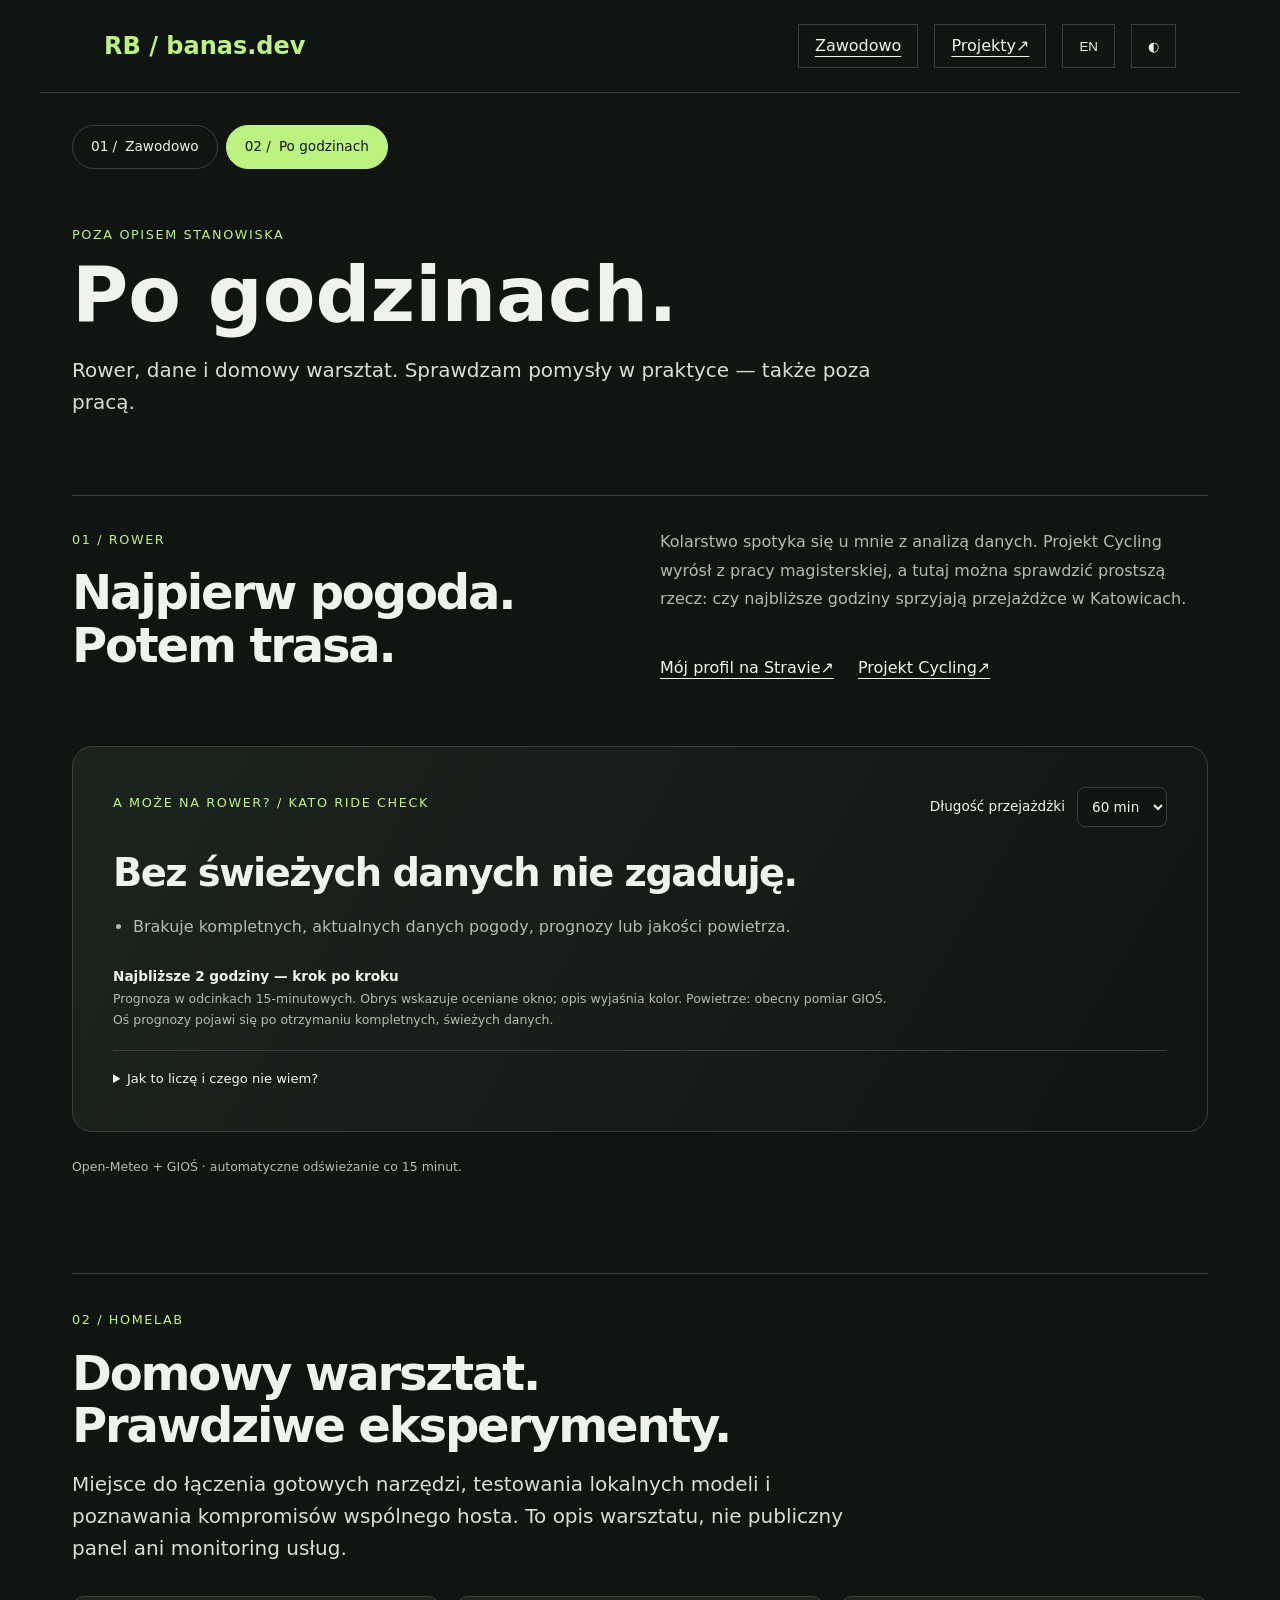
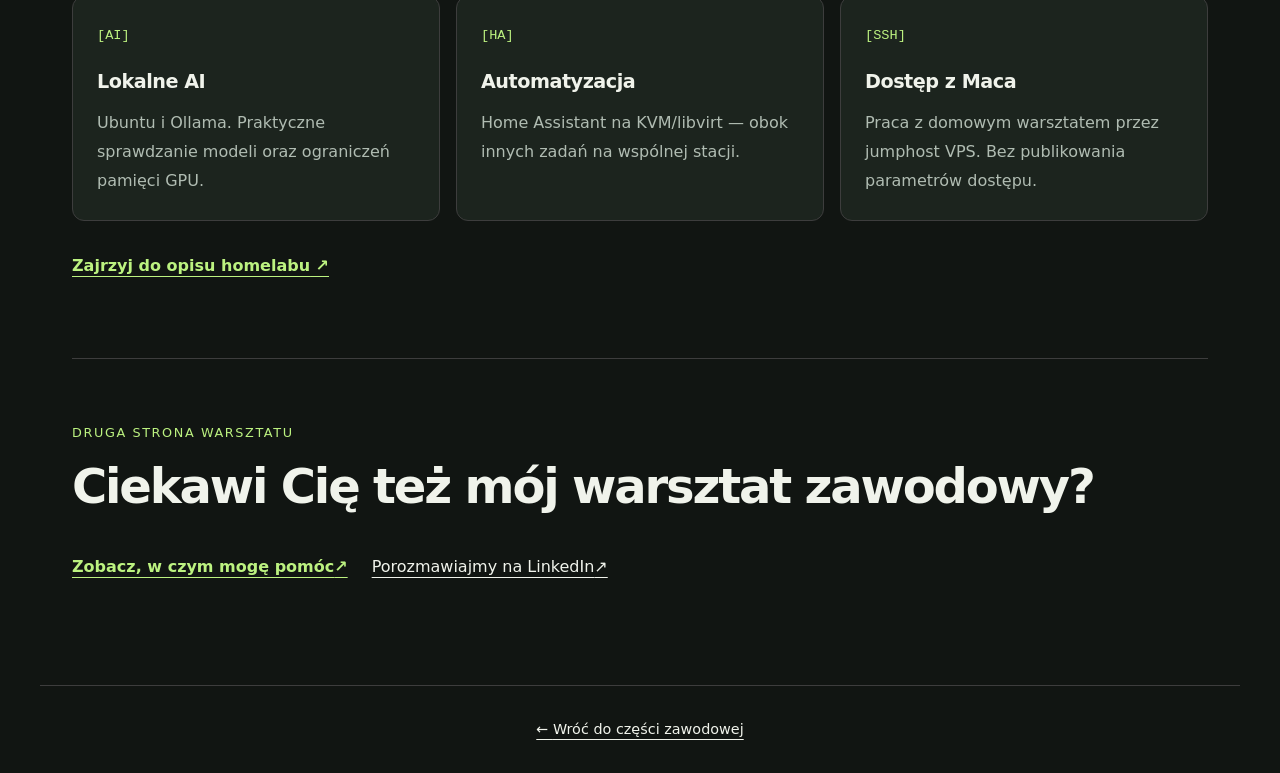
<file: hobby.html>
<!doctype html>
<html lang="pl">
<head>
    <meta charset="utf-8">
    <meta name="viewport" content="width=device-width, initial-scale=1">
    <meta name="description" content="Rafał Banaś po godzinach: rower, pogoda na przejażdżkę, domowy homelab i lokalne AI.">
    <meta http-equiv="Content-Security-Policy" content="default-src 'self'; script-src 'self'; style-src 'self'; img-src 'self'; connect-src 'self'; object-src 'none'; base-uri 'self'; form-action 'none'">
    <title>Po godzinach — Rafał Banaś</title>
    <link rel="icon" href="favicon.png">
    <link rel="stylesheet" href="assets/project-stories.css">
    <link rel="stylesheet" href="assets/ride-planner.css">
    <link rel="stylesheet" href="assets/hobbies.css">
    <script src="assets/project-stories.js" data-cfasync="false" defer></script>
    <script src="assets/ride-planner.js" data-cfasync="false" defer></script>
    <script src="assets/hobbies.js" data-cfasync="false" defer></script>
</head>
<body data-page="hobbies">
    <a class="skip-link" href="#main"><span class="lang-pl">Przejdź do treści</span><span class="lang-en">Skip to content</span></a>
    <header class="story-header">
        <a class="brand" href="index.html">RB / banas.dev</a>
        <nav class="story-nav" aria-label="Portfolio">
            <a href="index.html"><span class="lang-pl">Zawodowo</span><span class="lang-en">Professional</span></a>
            <a href="projekty.html"><span class="lang-pl">Projekty</span><span class="lang-en">Projects</span> ↗</a>
            <button class="js-control" id="storyLanguage" type="button" hidden>EN</button>
            <button class="js-control" id="storyTheme" type="button" aria-label="Jasny motyw" aria-pressed="false" hidden>◐</button>
        </nav>
    </header>
    <main id="main" class="story-page" tabindex="-1">
        <nav class="hobby-routes" aria-label="Portfolio">
            <a href="index.html">01 / <span class="lang-pl">Zawodowo</span><span class="lang-en">Professional</span></a>
            <a href="hobby.html" aria-current="page">02 / <span class="lang-pl">Po godzinach</span><span class="lang-en">After hours</span></a>
        </nav>
        <section class="story-intro" aria-labelledby="hobbies-title">
            <p class="eyebrow"><span class="lang-pl">Poza opisem stanowiska</span><span class="lang-en">Beyond the job title</span></p>
            <h1 id="hobbies-title"><span class="lang-pl">Po godzinach.</span><span class="lang-en">After hours.</span></h1>
            <p class="intro-copy"><span class="lang-pl">Rower, dane i domowy warsztat. Sprawdzam pomysły w praktyce — także poza pracą.</span><span class="lang-en">Cycling, data and a home workshop. Testing ideas in practice — outside work, too.</span></p>
        </section>
        <article class="hobby-intro">
            <div>
                <p class="eyebrow"><span class="lang-pl">01 / Rower</span><span class="lang-en">01 / Cycling</span></p>
                <h2><span class="lang-pl">Najpierw pogoda.<br>Potem trasa.</span><span class="lang-en">Weather first.<br>Route next.</span></h2>
            </div>
            <div>
                <p><span class="lang-pl">Kolarstwo spotyka się u mnie z analizą danych. Projekt Cycling wyrósł z pracy magisterskiej, a tutaj można sprawdzić prostszą rzecz: czy najbliższe godziny sprzyjają przejażdżce w Katowicach.</span><span class="lang-en">Cycling meets data analysis here. The Cycling project grew out of my master's thesis. Here, you can check something simpler: whether the next few hours look promising for a ride in Katowice.</span></p>
                <div class="case-links">
                    <a href="https://www.strava.com/athletes/9698049" target="_blank" rel="noopener"><span class="lang-pl">Mój profil na Stravie</span><span class="lang-en">My Strava profile</span> ↗</a>
                    <a href="https://cycling.banas.dev/" target="_blank" rel="noopener"><span class="lang-pl">Projekt Cycling</span><span class="lang-en">Cycling project</span> ↗</a>
                </div>
            </div>
        </article>
        <section class="ride-planner" id="ridePlanner" data-state="unknown" aria-labelledby="ride-title">
            <div class="ride-topline">
                <p class="eyebrow" id="ride-title"><span class="lang-pl">A może na rower? / Kato ride check</span><span class="lang-en">How about a ride? / Kato ride check</span></p>
                <label for="rideDuration"><span class="lang-pl">Długość przejażdżki</span><span class="lang-en">Ride duration</span>
                    <select id="rideDuration" disabled><option value="30">30 min</option><option value="60" selected>60 min</option><option value="90">90 min</option></select>
                </label>
            </div>
            <div role="status" aria-live="polite" aria-atomic="true">
                <h3 id="rideVerdict"><span class="lang-pl">Bez świeżych danych nie zgaduję.</span><span class="lang-en">No fresh data? No guessing.</span></h3>
                <p class="ride-window" id="rideWindow"></p>
                <ul class="ride-reasons" id="rideReasons"></ul>
                <p class="ride-updated" id="rideUpdated"></p>
            </div>
            <p class="ride-timeline-heading" id="ride-timeline-title"><span class="lang-pl">Najbliższe 2 godziny — krok po kroku</span><span class="lang-en">The next 2 hours — step by step</span></p>
            <p class="ride-timeline-note"><span class="lang-pl">Prognoza w odcinkach 15-minutowych. Obrys wskazuje oceniane okno; opis wyjaśnia kolor. Powietrze: obecny pomiar GIOŚ.</span><span class="lang-en">Forecast in 15-minute slots. The outline marks the assessed window; each label explains its colour. Air quality uses the current GIOŚ reading.</span></p>
            <ol class="ride-timeline" id="rideTimeline" aria-labelledby="ride-timeline-title" hidden></ol>
            <p class="ride-timeline-note" id="rideTimelineStatus"><span class="lang-pl">Oś prognozy pojawi się po otrzymaniu kompletnych, świeżych danych.</span><span class="lang-en">The forecast timeline needs complete, fresh data.</span></p>
            <details>
                <summary><span class="lang-pl">Jak to liczę i czego nie wiem?</span><span class="lang-en">How is this calculated, and what is missing?</span></summary>
                <p><span class="lang-pl">Szukam ciągłego okna w najbliższych 2 godzinach. Komfort: 10–26°C, wiatr ≤20 km/h, opady &lt;0,1 mm / 15 min, szansa opadów &lt;40%, indeks GIOŚ dobry lub bardzo dobry. Chłód, upał, mgła i opady obniżają ocenę. ≤2°C, ≥32°C, wiatr ≥35 km/h, opady ≥0,5 mm / 15 min, szansa ≥70%, śnieg, burza i oblodzenie wykluczają komfortowe okno.</span><span class="lang-en">Looking for a continuous window in the next 2 hours. Comfort: 10–26°C, wind ≤20 km/h, precipitation &lt;0.1 mm / 15 min, chance &lt;40%, good or very good GIOŚ index. Cold, heat, fog and rain lower the rating. ≤2°C, ≥32°C, wind ≥35 km/h, precipitation ≥0.5 mm / 15 min, chance ≥70%, snow, storms and icing rule out a comfortable window.</span></p>
                <p><span class="lang-pl">To autorska heurystyka komfortu, nie gwarancja bezpieczeństwa ani porada zdrowotna. Pogoda i prognoza: do 30 min, GIOŚ: do 3 h. W przyszłym oknie używam obecnej jakości powietrza, z najgorszym indeksem stacji lub zbiorczym. Brak pełnych danych oznacza brak oceny. Nie uwzględniam pory dnia, porywów, ruchu i stanu nawierzchni — sprawdź je przed wyjściem. Bez JavaScript ocena jest niedostępna.</span><span class="lang-en">A personal comfort heuristic, not a safety guarantee or medical advice. Weather and forecast: up to 30 min old; GIOŚ: up to 3 h. Future windows use current air quality, taking the worst station or aggregate index. Incomplete data means no rating. Daylight, gusts, traffic and road conditions are not included — check before leaving. JavaScript is required for a rating.</span></p>
            </details>
        </section>
        <p class="ride-timeline-note" id="hobbyDataStatus"><span class="lang-pl">Interaktywna ocena wymaga JavaScript.</span><span class="lang-en">The interactive rating requires JavaScript.</span></p>
        <article class="hobby-lab">
            <p class="eyebrow">02 / Homelab</p>
            <h2><span class="lang-pl">Domowy warsztat.<br>Prawdziwe eksperymenty.</span><span class="lang-en">A home workshop.<br>Real experiments.</span></h2>
            <p class="intro-copy"><span class="lang-pl">Miejsce do łączenia gotowych narzędzi, testowania lokalnych modeli i poznawania kompromisów wspólnego hosta. To opis warsztatu, nie publiczny panel ani monitoring usług.</span><span class="lang-en">A place to integrate existing tools, test local models and explore the trade-offs of a shared host. This is a workshop description, not a public control panel or service monitor.</span></p>
            <div class="hobby-lab-grid">
                <div><span class="hobby-symbol" aria-hidden="true">[AI]</span><h3><span class="lang-pl">Lokalne AI</span><span class="lang-en">Local AI</span></h3><p><span class="lang-pl">Ubuntu i Ollama. Praktyczne sprawdzanie modeli oraz ograniczeń pamięci GPU.</span><span class="lang-en">Ubuntu and Ollama. Exploring models and GPU memory limits in practice.</span></p></div>
                <div><span class="hobby-symbol" aria-hidden="true">[HA]</span><h3><span class="lang-pl">Automatyzacja</span><span class="lang-en">Automation</span></h3><p><span class="lang-pl">Home Assistant na KVM/libvirt — obok innych zadań na wspólnej stacji.</span><span class="lang-en">Home Assistant on KVM/libvirt, alongside other tasks on a shared workstation.</span></p></div>
                <div><span class="hobby-symbol" aria-hidden="true">[SSH]</span><h3><span class="lang-pl">Dostęp z Maca</span><span class="lang-en">Access from a Mac</span></h3><p><span class="lang-pl">Praca z domowym warsztatem przez jumphost VPS. Bez publikowania parametrów dostępu.</span><span class="lang-en">Working with the home workshop through a VPS jumphost, without publishing connection details.</span></p></div>
            </div>
            <a class="primary-link" href="index.html#homelab"><span class="lang-pl">Zajrzyj do opisu homelabu</span><span class="lang-en">Explore the homelab write-up</span> ↗</a>
        </article>
        <section class="story-contact">
            <p class="eyebrow"><span class="lang-pl">Druga strona warsztatu</span><span class="lang-en">The other side of the workshop</span></p>
            <h2><span class="lang-pl">Ciekawi Cię też mój warsztat zawodowy?</span><span class="lang-en">Curious about my professional work, too?</span></h2>
            <div class="case-links">
                <a class="primary-link" href="index.html#work"><span class="lang-pl">Zobacz, w czym mogę pomóc</span><span class="lang-en">See how I can help</span> ↗</a>
                <a href="https://linkedin.com/in/rafał-banaś-251583152" target="_blank" rel="noopener"><span class="lang-pl">Porozmawiajmy na LinkedIn</span><span class="lang-en">Let's talk on LinkedIn</span> ↗</a>
            </div>
        </section>
    </main>
    <footer class="story-footer"><a href="index.html">← <span class="lang-pl">Wróć do części zawodowej</span><span class="lang-en">Back to professional work</span></a></footer>
</body>
</html>
</file>
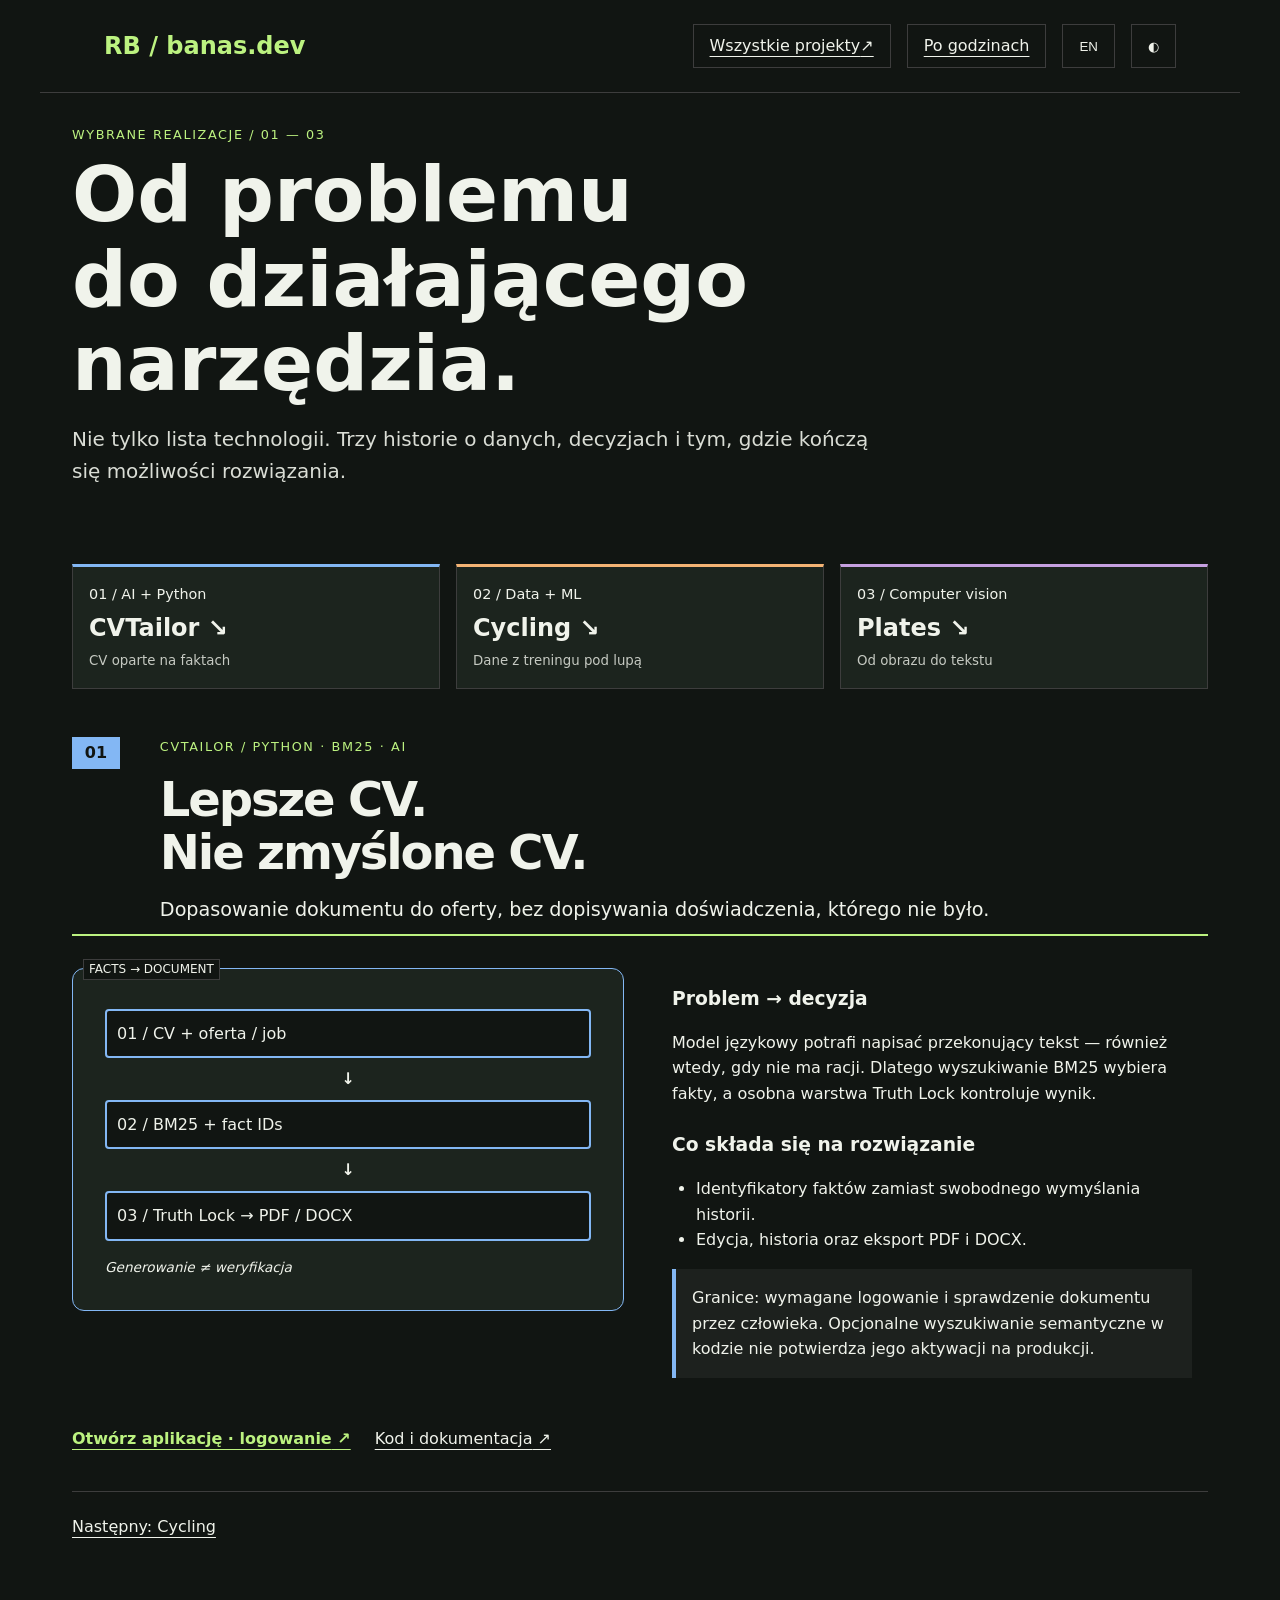
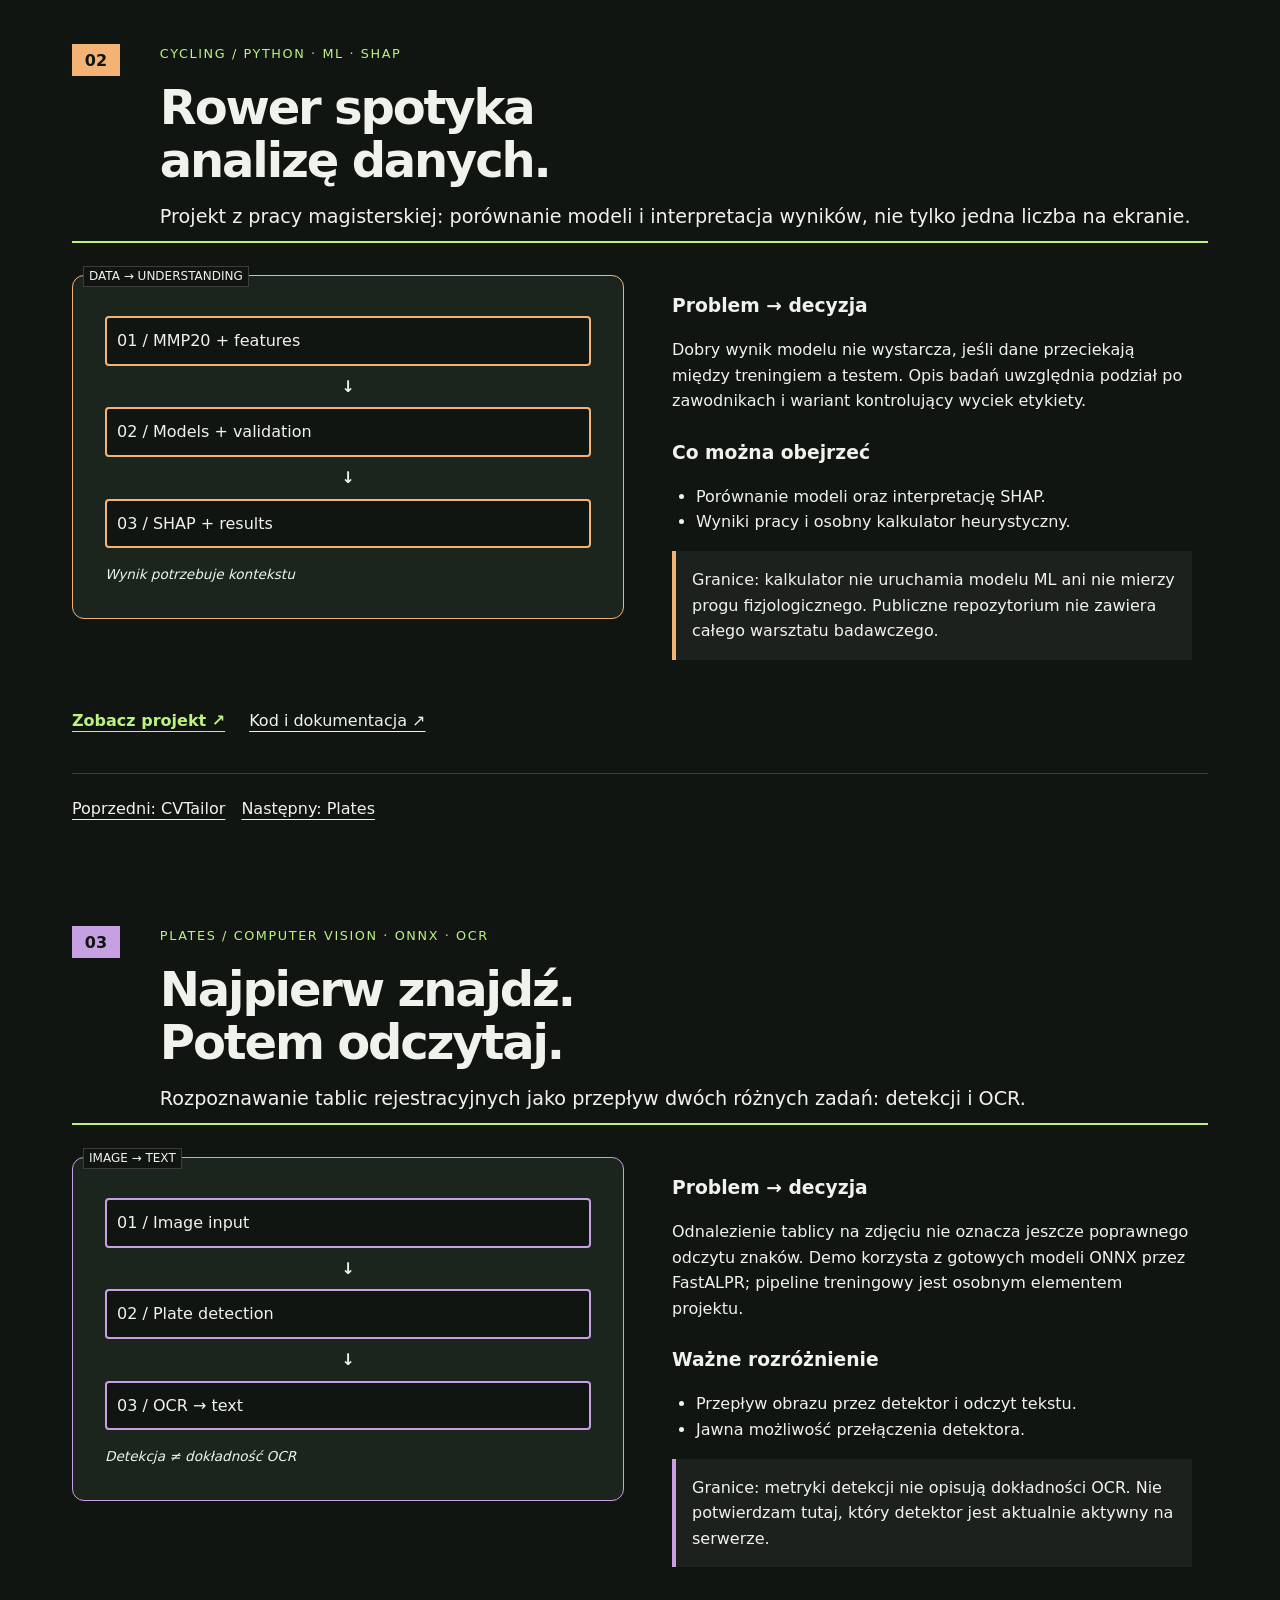
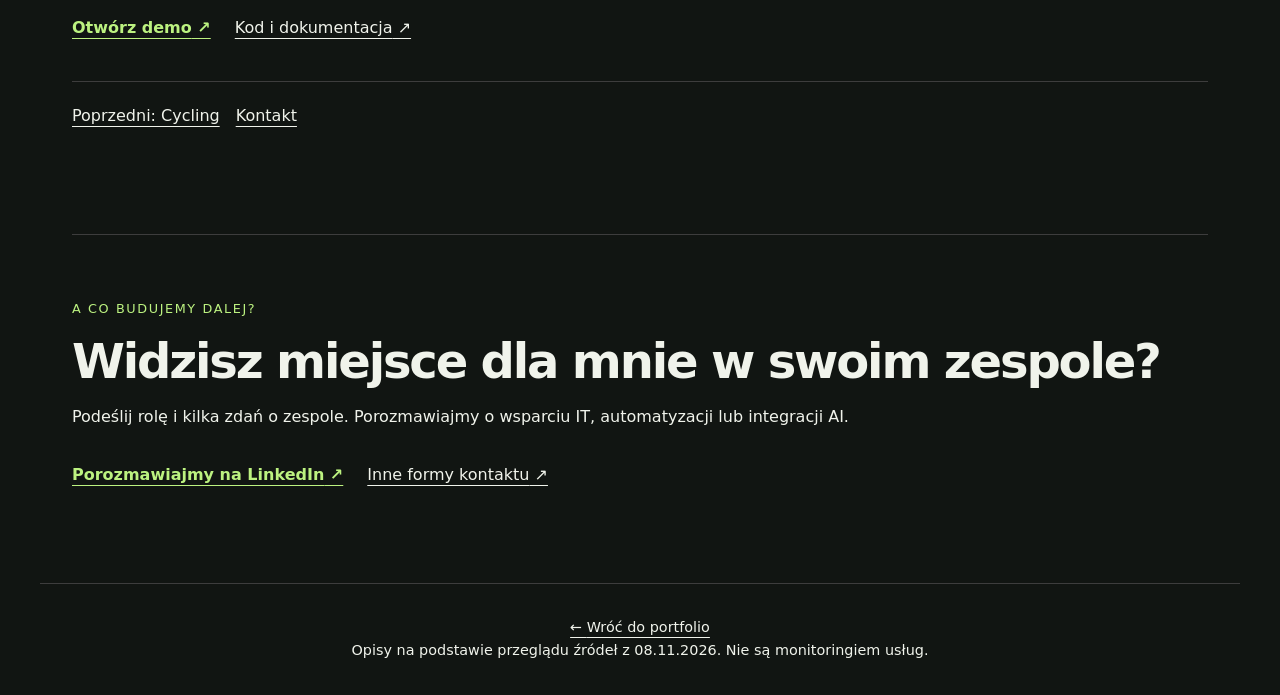
<file: projekty.html>
<!doctype html>
<html lang="pl">
<head>
    <meta charset="utf-8">
    <meta name="viewport" content="width=device-width, initial-scale=1">
    <meta name="description" content="Trzy projekty Rafała Banasia: CVTailor, Cycling i Plates. Problem, przepływ danych i granice rozwiązania.">
    <meta http-equiv="Content-Security-Policy" content="default-src 'self'; script-src 'self'; style-src 'self'; img-src 'self'; connect-src 'self'; object-src 'none'; base-uri 'self'; form-action 'none'">
    <title>Wybrane projekty — Rafał Banaś</title>
    <link rel="icon" href="favicon.png">
    <link rel="stylesheet" href="assets/project-stories.css">
    <script src="assets/project-stories.js" data-cfasync="false" defer></script>
</head>
<body>
    <a class="skip-link" href="#main"><span class="lang-pl">Przejdź do treści</span><span class="lang-en">Skip to content</span></a>
    <header class="story-header">
        <a class="brand" href="index.html">RB / banas.dev</a>
        <nav class="story-nav" aria-label="Portfolio">
            <a href="index.html#projects"><span class="lang-pl">Wszystkie projekty</span><span class="lang-en">All projects</span> ↗</a>
            <a href="hobby.html#ridePlanner"><span class="lang-pl">Po godzinach</span><span class="lang-en">After hours</span></a>
            <button class="js-control" id="storyLanguage" type="button" hidden>EN</button>
            <button class="js-control" id="storyTheme" type="button" aria-label="Jasny motyw" aria-pressed="false" hidden>◐</button>
        </nav>
    </header>
    <main id="main" class="story-page" tabindex="-1">
        <section class="story-intro" aria-labelledby="stories-title">
            <p class="eyebrow"><span class="lang-pl">Wybrane realizacje / 01 — 03</span><span class="lang-en">Selected work / 01 — 03</span></p>
            <h1 id="stories-title"><span class="lang-pl">Od problemu<br>do działającego narzędzia.</span><span class="lang-en">From a problem<br>to a working tool.</span></h1>
            <p class="intro-copy"><span class="lang-pl">Nie tylko lista technologii. Trzy historie o danych, decyzjach i tym, gdzie kończą się możliwości rozwiązania.</span><span class="lang-en">More than a technology list. Three stories about data, decisions and where each solution reaches its limits.</span></p>
        </section>
        <nav class="story-index" aria-label="Case studies">
            <a href="#cvtailor"><span>01 / AI + Python</span><strong>CVTailor ↘</strong><small class="lang-pl">CV oparte na faktach</small><small class="lang-en">Fact-grounded resumes</small></a>
            <a href="#cycling"><span>02 / Data + ML</span><strong>Cycling ↘</strong><small class="lang-pl">Dane z treningu pod lupą</small><small class="lang-en">Training data, examined</small></a>
            <a href="#plates"><span>03 / Computer vision</span><strong>Plates ↘</strong><small class="lang-pl">Od obrazu do tekstu</small><small class="lang-en">From image to text</small></a>
        </nav>
        <article class="case-story" id="cvtailor" data-story="resume" aria-labelledby="cvtailor-title">
            <div class="case-heading"><span class="case-number">01</span><div><p class="eyebrow">CVTailor / Python · BM25 · AI</p><h2 id="cvtailor-title"><span class="lang-pl">Lepsze CV.<br>Nie zmyślone CV.</span><span class="lang-en">A better resume.<br>Not a fictional one.</span></h2><p class="case-lead"><span class="lang-pl">Dopasowanie dokumentu do oferty, bez dopisywania doświadczenia, którego nie było.</span><span class="lang-en">Tailoring a document to a role without inventing experience.</span></p></div></div>
            <div class="case-layout">
                <div class="case-visual" data-kind="resume" aria-hidden="true"><div class="visual-label">FACTS → DOCUMENT</div><div class="flow-node">01 / CV + oferta / job</div><span class="flow-arrow">↓</span><div class="flow-node">02 / BM25 + fact IDs</div><span class="flow-arrow">↓</span><div class="flow-node">03 / Truth Lock → PDF / DOCX</div><p class="visual-caption"><span class="lang-pl">Generowanie ≠ weryfikacja</span><span class="lang-en">Generation ≠ verification</span></p></div>
                <div class="case-content">
                    <h3><span class="lang-pl">Problem → decyzja</span><span class="lang-en">Problem → decision</span></h3>
                    <p><span class="lang-pl">Model językowy potrafi napisać przekonujący tekst — również wtedy, gdy nie ma racji. Dlatego wyszukiwanie BM25 wybiera fakty, a osobna warstwa Truth Lock kontroluje wynik.</span><span class="lang-en">A language model can write convincing text even when it is wrong. BM25 retrieves facts, while a separate Truth Lock layer checks the result.</span></p>
                    <h3><span class="lang-pl">Co składa się na rozwiązanie</span><span class="lang-en">What makes up the solution</span></h3>
                    <ul><li><span class="lang-pl">Identyfikatory faktów zamiast swobodnego wymyślania historii.</span><span class="lang-en">Fact identifiers rather than freely invented claims.</span></li><li><span class="lang-pl">Edycja, historia oraz eksport PDF i DOCX.</span><span class="lang-en">Editing, history and PDF / DOCX export.</span></li></ul>
                    <div class="case-note"><span class="lang-pl">Granice: wymagane logowanie i sprawdzenie dokumentu przez człowieka. Opcjonalne wyszukiwanie semantyczne w kodzie nie potwierdza jego aktywacji na produkcji.</span><span class="lang-en">Limits: sign-in and human review are required. Optional semantic retrieval in the code does not confirm that it is enabled in production.</span></div>
                </div>
            </div>
            <div class="case-links"><a class="primary-link" href="https://cv.banas.dev/"><span class="lang-pl">Otwórz aplikację · logowanie</span><span class="lang-en">Open app · sign-in required</span> ↗</a><a href="https://github.com/Rafalbanas/ai-resume-tailoring-platform"><span class="lang-pl">Kod i dokumentacja</span><span class="lang-en">Code and documentation</span> ↗</a><nav class="case-next" aria-label="Nawigacja projektów"><a href="#cycling"><span class="lang-pl">Następny: Cycling</span><span class="lang-en">Next: Cycling</span></a></nav></div>
        </article>
        <article class="case-story" id="cycling" data-story="cycling" aria-labelledby="cycling-title">
            <div class="case-heading"><span class="case-number">02</span><div><p class="eyebrow">Cycling / Python · ML · SHAP</p><h2 id="cycling-title"><span class="lang-pl">Rower spotyka<br>analizę danych.</span><span class="lang-en">Cycling meets<br>data analysis.</span></h2><p class="case-lead"><span class="lang-pl">Projekt z pracy magisterskiej: porównanie modeli i interpretacja wyników, nie tylko jedna liczba na ekranie.</span><span class="lang-en">A master's thesis project: comparing models and interpreting results, not just a number on a screen.</span></p></div></div>
            <div class="case-layout">
                <div class="case-visual" data-kind="cycling" aria-hidden="true"><div class="visual-label">DATA → UNDERSTANDING</div><div class="flow-node">01 / MMP20 + features</div><span class="flow-arrow">↓</span><div class="flow-node">02 / Models + validation</div><span class="flow-arrow">↓</span><div class="flow-node">03 / SHAP + results</div><p class="visual-caption"><span class="lang-pl">Wynik potrzebuje kontekstu</span><span class="lang-en">A result needs context</span></p></div>
                <div class="case-content">
                    <h3><span class="lang-pl">Problem → decyzja</span><span class="lang-en">Problem → decision</span></h3>
                    <p><span class="lang-pl">Dobry wynik modelu nie wystarcza, jeśli dane przeciekają między treningiem a testem. Opis badań uwzględnia podział po zawodnikach i wariant kontrolujący wyciek etykiety.</span><span class="lang-en">A strong model score is not enough if data leaks between training and testing. The research description includes athlete-level splits and a label-leakage control variant.</span></p>
                    <h3><span class="lang-pl">Co można obejrzeć</span><span class="lang-en">What you can explore</span></h3>
                    <ul><li><span class="lang-pl">Porównanie modeli oraz interpretację SHAP.</span><span class="lang-en">Model comparisons and SHAP interpretation.</span></li><li><span class="lang-pl">Wyniki pracy i osobny kalkulator heurystyczny.</span><span class="lang-en">Research results and a separate heuristic calculator.</span></li></ul>
                    <div class="case-note"><span class="lang-pl">Granice: kalkulator nie uruchamia modelu ML ani nie mierzy progu fizjologicznego. Publiczne repozytorium nie zawiera całego warsztatu badawczego.</span><span class="lang-en">Limits: the calculator does not run ML inference or measure a physiological threshold. The public repository does not include the entire research workflow.</span></div>
                </div>
            </div>
            <div class="case-links"><a class="primary-link" href="https://cycling.banas.dev/"><span class="lang-pl">Zobacz projekt</span><span class="lang-en">Explore project</span> ↗</a><a href="https://github.com/Rafalbanas/Cycling"><span class="lang-pl">Kod i dokumentacja</span><span class="lang-en">Code and documentation</span> ↗</a><nav class="case-next" aria-label="Nawigacja projektów"><a href="#cvtailor"><span class="lang-pl">Poprzedni: CVTailor</span><span class="lang-en">Previous: CVTailor</span></a><a href="#plates"><span class="lang-pl">Następny: Plates</span><span class="lang-en">Next: Plates</span></a></nav></div>
        </article>
        <article class="case-story" id="plates" data-story="vision" aria-labelledby="plates-title">
            <div class="case-heading"><span class="case-number">03</span><div><p class="eyebrow">Plates / Computer vision · ONNX · OCR</p><h2 id="plates-title"><span class="lang-pl">Najpierw znajdź.<br>Potem odczytaj.</span><span class="lang-en">First locate it.<br>Then read it.</span></h2><p class="case-lead"><span class="lang-pl">Rozpoznawanie tablic rejestracyjnych jako przepływ dwóch różnych zadań: detekcji i OCR.</span><span class="lang-en">License plate recognition as two distinct tasks: detection and OCR.</span></p></div></div>
            <div class="case-layout">
                <div class="case-visual" data-kind="vision" aria-hidden="true"><div class="visual-label">IMAGE → TEXT</div><div class="flow-node">01 / Image input</div><span class="flow-arrow">↓</span><div class="flow-node">02 / Plate detection</div><span class="flow-arrow">↓</span><div class="flow-node">03 / OCR → text</div><p class="visual-caption"><span class="lang-pl">Detekcja ≠ dokładność OCR</span><span class="lang-en">Detection ≠ OCR accuracy</span></p></div>
                <div class="case-content">
                    <h3><span class="lang-pl">Problem → decyzja</span><span class="lang-en">Problem → decision</span></h3>
                    <p><span class="lang-pl">Odnalezienie tablicy na zdjęciu nie oznacza jeszcze poprawnego odczytu znaków. Demo korzysta z gotowych modeli ONNX przez FastALPR; pipeline treningowy jest osobnym elementem projektu.</span><span class="lang-en">Locating a plate in an image does not guarantee correctly reading its characters. The demo uses pretrained ONNX models through FastALPR; the training pipeline is separate.</span></p>
                    <h3><span class="lang-pl">Ważne rozróżnienie</span><span class="lang-en">An important distinction</span></h3>
                    <ul><li><span class="lang-pl">Przepływ obrazu przez detektor i odczyt tekstu.</span><span class="lang-en">An image pipeline covering detection and text recognition.</span></li><li><span class="lang-pl">Jawna możliwość przełączenia detektora.</span><span class="lang-en">An explicit option to switch detectors.</span></li></ul>
                    <div class="case-note"><span class="lang-pl">Granice: metryki detekcji nie opisują dokładności OCR. Nie potwierdzam tutaj, który detektor jest aktualnie aktywny na serwerze.</span><span class="lang-en">Limits: detection metrics do not describe OCR accuracy. This page does not confirm which detector is currently active on the server.</span></div>
                </div>
            </div>
            <div class="case-links"><a class="primary-link" href="https://plates.banas.dev"><span class="lang-pl">Otwórz demo</span><span class="lang-en">Open demo</span> ↗</a><a href="https://github.com/Rafalbanas/automatic_plate_number_recognition"><span class="lang-pl">Kod i dokumentacja</span><span class="lang-en">Code and documentation</span> ↗</a><nav class="case-next" aria-label="Nawigacja projektów"><a href="#cycling"><span class="lang-pl">Poprzedni: Cycling</span><span class="lang-en">Previous: Cycling</span></a><a href="#story-contact"><span class="lang-pl">Kontakt</span><span class="lang-en">Contact</span></a></nav></div>
        </article>
        <section id="story-contact" class="story-contact">
            <p class="eyebrow"><span class="lang-pl">A co budujemy dalej?</span><span class="lang-en">What should we build next?</span></p>
            <h2><span class="lang-pl">Widzisz miejsce dla mnie w swoim zespole?</span><span class="lang-en">See a place for me on your team?</span></h2>
            <p><span class="lang-pl">Podeślij rolę i kilka zdań o zespole. Porozmawiajmy o wsparciu IT, automatyzacji lub integracji AI.</span><span class="lang-en">Send me the role and a few words about the team. Let's talk IT support, automation or AI integration.</span></p>
            <div class="case-links">
                <a class="primary-link" href="https://linkedin.com/in/rafał-banaś-251583152" target="_blank" rel="noopener"><span class="lang-pl">Porozmawiajmy na LinkedIn</span><span class="lang-en">Let's talk on LinkedIn</span> ↗</a>
                <a href="index.html#contact"><span class="lang-pl">Inne formy kontaktu</span><span class="lang-en">Other ways to get in touch</span> ↗</a>
            </div>
        </section>
    </main>
    <footer class="story-footer"><a href="index.html">← <span class="lang-pl">Wróć do portfolio</span><span class="lang-en">Back to portfolio</span></a><p><span class="lang-pl">Opisy na podstawie przeglądu źródeł z 08.11.2026. Nie są monitoringiem usług.</span><span class="lang-en">Descriptions based on a source review on 8 Nov 2026. Not live service monitoring.</span></p></footer>
</body>
</html>
</file>
<file: assets/project-stories.css>
:root {
  --color-bg: #111512;
  --color-text: #f0f3eb;
  --color-accent: #bcf280;
  --color-graphite: #1c241e;
  --color-border: #3d3d3d;
  --story-resume: #83b7f4;
  --story-cycling: #f4b374;
  --story-vision: #c6a0e0;
  --font-system: system-ui, -apple-system, BlinkMacSystemFont, "Segoe UI", sans-serif;
}

html.light {
  --color-bg: #f5f4ee;
  --color-accent: #365f14;
  --color-text: #1a1a1a;
  --color-graphite: #e0e0e0;
  --color-border: #d0d0d0;
  --story-resume: #2463a0;
  --story-cycling: #8a420e;
  --story-vision: #74408d;
}

* {
  box-sizing: border-box;
  margin: 0;
  padding: 0;
}

body {
  font-family: var(--font-system);
  background-color: var(--color-bg);
  color: var(--color-text);
  line-height: 1.6;
  transition: background-color 0.3s ease;
}
a { color: inherit; text-underline-offset: 5px; }
:focus-visible { outline: 3px solid var(--color-accent); outline-offset: 5px; }
[id] { scroll-margin-top: 24px; }

@media (prefers-reduced-motion: reduce) {
  * { animation: none !important; transition: none !important; }
}

a.skip-link {
  position: absolute;
  top: -100px;
  left: 0;
  background: var(--color-accent);
  color: var(--color-bg);
  padding: 8px;
  z-index: 100;
}

a.skip-link:focus {
  top: 0;
}

header.story-header {
  display: flex;
  justify-content: space-between;
  align-items: center;
  gap: 20px;
  flex-wrap: wrap;
  border-bottom: 1px solid var(--color-border);
}

header.story-header,
footer.story-footer {
  max-width: 1200px;
  margin: 0 auto;
  padding: 1.5rem 5%;
}

a.brand {
  font-weight: 900;
  text-decoration: none;
  color: var(--color-accent);
  font-size: 1.5rem;
}

nav.story-nav {
  display: flex;
  gap: 1rem;
  align-items: center;
  flex-wrap: wrap;
}

nav.story-nav button,
nav.story-nav a {
  background: none;
  border: 1px solid var(--color-border);
  padding: 0.5rem 1rem;
  color: inherit;
  cursor: pointer;
  min-height: 44px;
  display: flex;
  align-items: center;
}

nav.story-nav button {
  min-width: 44px;
}

nav.story-nav button:hover {
  border-color: var(--color-accent);
}

main#main.story-page {
  max-width: 1200px;
  margin: 2rem auto;
  padding: 0 5%;
}

section.story-intro {
  margin-bottom: clamp(36px, 6vw, 88px);
}

p.eyebrow {
  text-transform: uppercase;
  font-size: 0.8rem;
  letter-spacing: 0.1rem;
  color: var(--color-accent);
  margin-bottom: 0.5rem;
}

h1 {
  font-size: clamp(2.6rem, 6vw, 5.8rem);
  max-width: 18ch;
  line-height: 1.1;
  margin-bottom: 1rem;
}

p.intro-copy {
  font-size: 1.25rem;
  max-width: 800px;
  opacity: 0.9;
}

nav.story-index {
  display: flex;
  flex-wrap: wrap;
  gap: 1rem;
  margin: 2rem 0;
}

nav.story-index a {
  display: flex;
  flex-direction: column;
  padding: 1rem;
  border: 1px solid var(--color-border);
  flex: 1 1 250px;
  text-decoration: none;
  transition: border-color .2s, background-color .2s;
  background: var(--color-graphite);
  border-top: 3px solid var(--color-accent);
}
nav.story-index a:nth-child(1) { border-top-color: var(--story-resume); }
nav.story-index a:nth-child(2) { border-top-color: var(--story-cycling); }
nav.story-index a:nth-child(3) { border-top-color: var(--story-vision); }
nav.story-index a:hover {
  border-color: var(--color-accent);
  background-color: rgba(188, 242, 128, 0.05);
}

nav.story-index span { font-size: 0.9rem; }
nav.story-index strong { font-size: 1.5rem; margin: 0.2rem 0; }
nav.story-index small { opacity: .8; }
article.case-story { margin-block: 48px 96px; }
.case-story[data-story="resume"] { --story-accent: var(--story-resume); }
.case-story[data-story="cycling"] { --story-accent: var(--story-cycling); }
.case-story[data-story="vision"] { --story-accent: var(--story-vision); }

div.case-heading {
  margin-bottom: 2rem;
  border-bottom: 2px solid var(--color-accent);
  padding-bottom: 0.5rem;
  display: flex;
  align-items: start;
  gap: 24px;
}

span.case-number {
  display: inline-block;
  padding: 0.2rem 0.8rem;
  background: var(--story-accent);
  color: var(--color-bg);
  font-weight: bold;
  margin-right: 1rem;
}

h2 { font-size: clamp(1.9rem, 4vw, 3rem); letter-spacing: -.045em; line-height: 1.1; margin: 1rem 0; }
p.case-lead { font-size: 1.2rem; font-weight: 500; }

div.case-layout {
  display: grid;
  grid-template-columns: 1fr 1fr;
  gap: 2rem;
  align-items: start;
}

@media (max-width: 768px) {
  div.case-layout { grid-template-columns: 1fr; }
}

div.case-visual {
  padding: 2rem;
  background: var(--color-graphite);
  border: 1px solid var(--color-border);
  position: relative;
  border-radius: 12px;
  min-width: 0;
}

div.case-visual[data-kind="resume"] { border-color: var(--story-accent); }
div.case-visual[data-kind="cycling"] { border-color: var(--story-accent); }
div.case-visual[data-kind="vision"] { border-color: var(--story-accent); }

.visual-label {
  position: absolute;
  top: -10px;
  left: 10px;
  background: var(--color-bg);
  padding: 0 5px;
  font-size: 0.75rem;
  border: 1px solid var(--color-border);
}

.flow-node {
  display: block;
  padding: 10px;
  margin: 8px 0;
  border: 2px solid var(--story-accent);
  border-radius: 4px;
  background: var(--color-bg);
}

.flow-arrow {
  display: block;
  text-align: center;
  padding: 0 5px;
  font-weight: bold;
}

.visual-caption {
  margin-top: 1rem;
  font-size: 0.85rem;
  font-style: italic;
}

div.case-content {
  padding: 1rem;
}

div.case-content h3 { margin-bottom: 1rem; }
div.case-content p { margin-bottom: 24px; }
div.case-content ul { margin-left: 1.5rem; margin-bottom: 1rem; }
div.case-note {
  padding: 1rem;
  background: rgba(255, 255, 255, 0.05);
  border-left: 4px solid var(--story-accent);
}

div.case-links {
  margin-top: 2rem;
  display: flex;
  gap: 1.5rem;
  flex-wrap: wrap;
}
.case-next {
  display: flex;
  flex-wrap: wrap;
  gap: 16px;
  width: 100%;
  border-top: 1px solid var(--color-border);
  margin-top: 16px;
  padding-top: 12px;
}
.case-next a {
  display: inline-flex;
  align-items: center;
  min-height: 44px;
}
.story-nav [hidden] {
  display: none;
}

a.primary-link {
  color: var(--color-accent);
  font-weight: bold;
  text-decoration: underline;
}

section.story-contact {
  padding: 4rem 0;
  border-top: 1px solid var(--color-border);
}

footer.story-footer {
  padding: 2rem;
  text-align: center;
  font-size: 0.9rem;
  border-top: 1px solid var(--color-border);
}

.lang-en { display: none; }
html[lang=en] .lang-pl { display: none; }
html[lang=en] .lang-en { display: revert; }

@media (max-width: 620px) {
  header.story-header { align-items: start; gap: 16px; flex-direction: column; }
  nav.story-nav { flex-wrap: wrap; gap: 8px; font-size: .85rem; }
  nav.story-nav a, nav.story-nav button { padding-inline: 12px; }
  a.brand { font-size: 1.1rem; }
  div.case-heading { gap: 8px; flex-direction: column; }
  div.case-visual { padding: 24px 16px; }
  div.case-content { padding: 8px 0; }
  h1 { letter-spacing: -.045em; }
}

@media (min-width: 768px) and (max-width: 1439px) {
  main#main.story-page { padding: 0 2rem; }
}
</file>
<file: assets/ride-planner.css>
.ride-planner { margin: 24px 0; padding: clamp(22px, 4vw, 40px); border: 1px solid var(--line); border-radius: 20px; background: linear-gradient(120deg, var(--surface-strong), var(--bg)); }
.ride-topline { display: flex; justify-content: space-between; align-items: center; flex-wrap: wrap; gap: 16px; }
.ride-planner h3 { max-width: 26ch; font-size: clamp(1.6rem, 3vw, 2.4rem); letter-spacing: -.04em; line-height: 1.15; margin-block: 24px 18px; }
.ride-planner[data-state="go"] h3 { color: var(--accent); }
.ride-planner[data-state="avoid"] h3 { text-decoration: underline; text-decoration-color: #d38c69; text-underline-offset: 6px; }
.ride-planner label { display: flex; align-items: center; gap: 12px; font-size: .85rem; }
.ride-planner select { font: inherit; color: var(--text); background: var(--bg); border: 1px solid var(--line); border-radius: 8px; padding: 10px; }
.ride-planner select:focus-visible { outline: 2px solid var(--accent); outline-offset: 4px; }
.ride-window { color: var(--accent); line-height: 1.8; font-size: .95rem; }
.ride-reasons { padding-left: 20px; line-height: 1.8; color: var(--muted); }
.ride-updated { color: var(--muted); font-size: .78rem; margin-top: 20px; }
.ride-planner details { border-top: 1px solid var(--line); margin-top: 20px; padding-top: 16px; font-size: .82rem; color: var(--muted); line-height: 1.8; }
.ride-planner summary { cursor: pointer; color: var(--text); }
.ride-planner details p { max-width: 90ch; margin-top: 12px; }
.ride-timeline-heading { margin-top: 24px; font-size: .85rem; font-weight: 600; }
.ride-timeline-note { color: var(--muted); font-size: .78rem; line-height: 1.7; }
.ride-timeline { display: grid; grid-template-columns: repeat(auto-fit, minmax(96px, 1fr)); list-style: none; padding: 0; margin: 16px 0; gap: 8px; }
.ride-timeline[hidden] { display: none; }
.ride-slot { min-width: 0; padding: 12px 10px; border: 1px solid var(--line); border-top: 3px solid var(--muted); border-radius: 8px; background: var(--bg); }
.ride-slot time { display: block; font: 600 .85rem ui-monospace, monospace; }
.ride-slot span { display: block; color: var(--muted); font-size: .72rem; line-height: 1.5; margin-top: 6px; }
.ride-slot[data-state="go"] { border-top-color: var(--accent); }
.ride-slot[data-state="caution"] { border-top-color: #bc8c38; }
.ride-slot[data-state="avoid"] { border-top-color: #c26c57; }
.ride-slot.is-selected { outline: 1px solid var(--accent); outline-offset: 2px; }
</file>
<file: assets/hobbies.css>
body[data-page="hobbies"] {
  --bg: var(--color-bg);
  --text: var(--color-text);
  --muted: #b0bcb2;
  --line: var(--color-border);
  --accent: var(--color-accent);
  --surface-strong: var(--color-graphite);
}
html.light body[data-page="hobbies"] { --muted: #505b51; }
.hobby-routes { display: flex; flex-wrap: wrap; gap: 8px; margin-bottom: 56px; }
.hobby-routes a { display: inline-flex; align-items: center; gap: 8px; min-height: 44px; padding: 10px 18px; border: 1px solid var(--line); border-radius: 999px; text-decoration: none; font-size: .85rem; }
.hobby-routes a[aria-current="page"] { background: var(--accent); color: var(--bg); border-color: var(--accent); }
.hobby-routes a:hover { border-color: var(--accent); }
.hobby-intro { display: grid; grid-template-columns: 1fr 1fr; gap: 40px; align-items: center; padding-block: 32px; border-top: 1px solid var(--line); }
.hobby-intro > div { min-width: 0; }
.hobby-intro p:not(.eyebrow), .hobby-lab-grid p { color: var(--muted); line-height: 1.8; }
.hobby-lab { margin-top: 96px; padding-top: 36px; border-top: 1px solid var(--line); }
.hobby-lab-grid { display: grid; grid-template-columns: repeat(3, minmax(0, 1fr)); gap: 16px; margin: 32px 0; }
.hobby-lab-grid > div { min-width: 0; padding: 24px; border: 1px solid var(--line); border-radius: 12px; background: var(--surface-strong); }
.hobby-lab-grid h3 { margin: 20px 0 12px; font-size: 1.2rem; letter-spacing: -.025em; }
.hobby-symbol { color: var(--accent); font: .85rem ui-monospace, monospace; }
.story-contact { margin-top: 80px; }
.case-links a { display: inline-flex; align-items: center; min-height: 44px; }
.ride-planner .ride-timeline { margin-top: 16px; }
@media (max-width: 768px) {
  .hobby-intro, .hobby-lab-grid { grid-template-columns: 1fr; }
  .hobby-intro { gap: 16px; }
  .hobby-lab { margin-top: 56px; }
  .hobby-routes { margin-bottom: 36px; }
}
</file>
